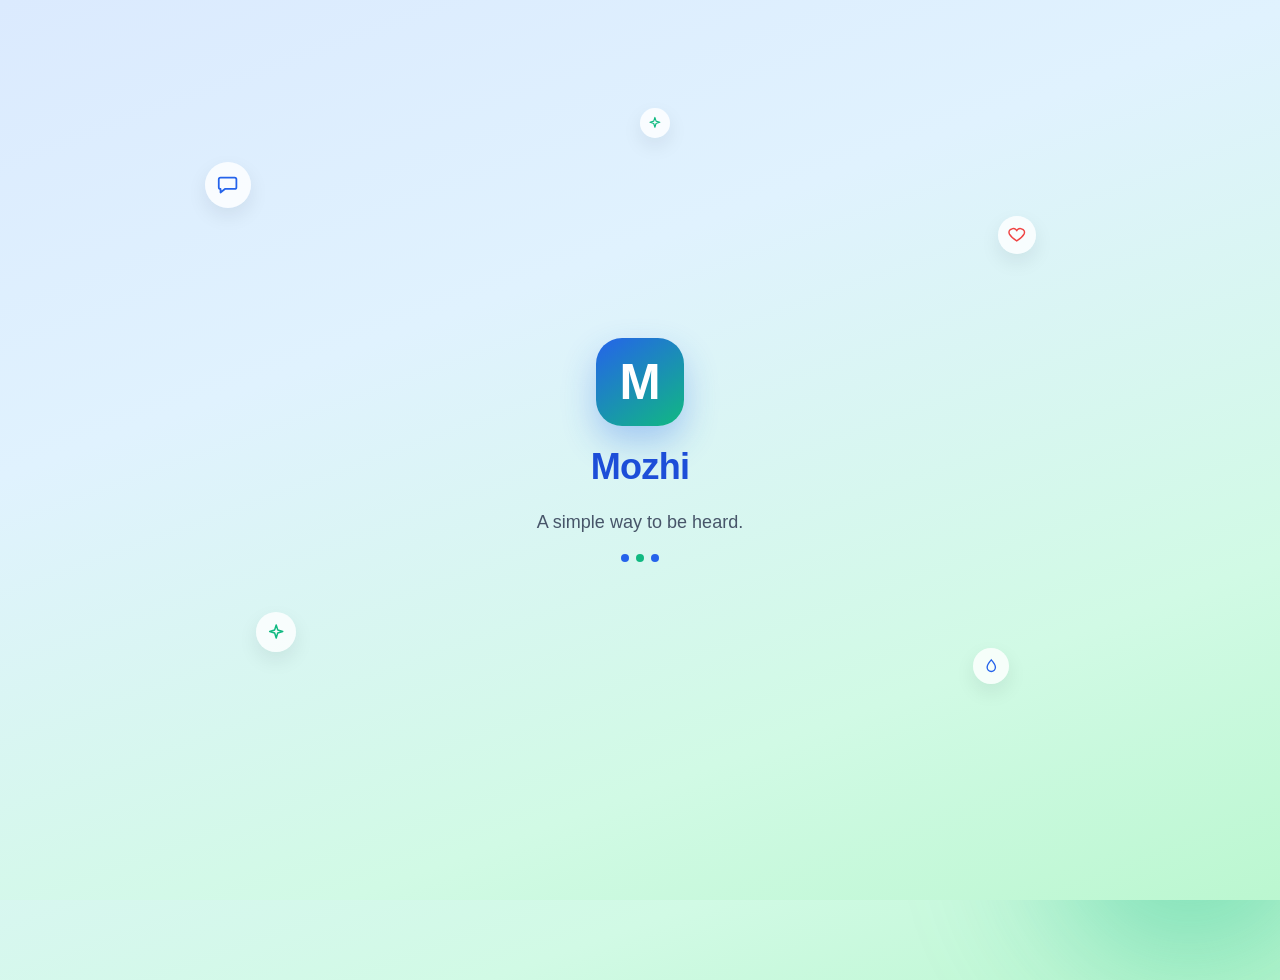
<file: index.html>
<!DOCTYPE html>
<html lang="en">
<head>
  <meta charset="UTF-8" />
  <meta name="viewport" content="width=device-width, initial-scale=1.0, maximum-scale=5.0" />
  <title>Mozhi — Welcome</title>
  <link rel="stylesheet" href="css/style.css" />
</head>
<body class="login-page">
  <script src="js/loading.js"></script>

  <div class="login-bg-blob blob-a" aria-hidden="true"></div>
  <div class="login-bg-blob blob-b" aria-hidden="true"></div>

  <div class="center-shell">
    <div class="welcome-shell">

      <div class="brand welcome-brand">
        <div class="brand-mark" aria-hidden="true">M</div>
        <div class="brand-name">Mozhi</div>
      </div>
      <p class="brand-tagline">A simple way to be heard.</p>

      <div class="welcome-card-grid">
        <button type="button" class="welcome-card welcome-card-first" id="welcome-first-time">
          <span class="welcome-card-icon welcome-card-icon-blue" aria-hidden="true">
            <svg width="30" height="30" viewBox="0 0 24 24" fill="none" stroke="currentColor" stroke-width="2" stroke-linecap="round" stroke-linejoin="round"><path d="M12 2.5 14 9l6.5 2-6.5 2-2 6.5-2-6.5L3.5 11 10 9l2-6.5Z"/></svg>
          </span>
          <span class="welcome-card-title">First Time</span>
          <span class="welcome-card-subtitle">New to Mozhi? Learn how the app works.</span>
          <span class="welcome-card-arrow" aria-hidden="true">
            <svg width="18" height="18" viewBox="0 0 24 24" fill="none" stroke="currentColor" stroke-width="2" stroke-linecap="round" stroke-linejoin="round"><polyline points="9 18 15 12 9 6"/></svg>
          </span>
        </button>

        <button type="button" class="welcome-card welcome-card-existing" id="welcome-existing-user">
          <span class="welcome-card-icon welcome-card-icon-green" aria-hidden="true">
            <svg width="30" height="30" viewBox="0 0 24 24" fill="none" stroke="currentColor" stroke-width="2" stroke-linecap="round" stroke-linejoin="round"><path d="M12.5 15.5 21 7M15.5 4 21 9.5l-4 4-3-1-2 2 2 2-2.5 2.5-4-4L4 17v3h3l2.5-2.5"/></svg>
          </span>
          <span class="welcome-card-title">Existing User</span>
          <span class="welcome-card-subtitle">Already know the app? Continue to login.</span>
          <span class="welcome-card-arrow" aria-hidden="true">
            <svg width="18" height="18" viewBox="0 0 24 24" fill="none" stroke="currentColor" stroke-width="2" stroke-linecap="round" stroke-linejoin="round"><polyline points="9 18 15 12 9 6"/></svg>
          </span>
        </button>
      </div>
    </div>
  </div>

  <script src="js/darkmode.js"></script>
  <script>
    document.addEventListener("DOMContentLoaded", () => {
      const firstTimeBtn = document.getElementById("welcome-first-time");
      const existingUserBtn = document.getElementById("welcome-existing-user");
      if (firstTimeBtn) firstTimeBtn.addEventListener("click", () => (window.location.href = "onboarding.html"));
      if (existingUserBtn) existingUserBtn.addEventListener("click", () => (window.location.href = "login.html"));
    });
  </script>
</body>
</html>
</file>
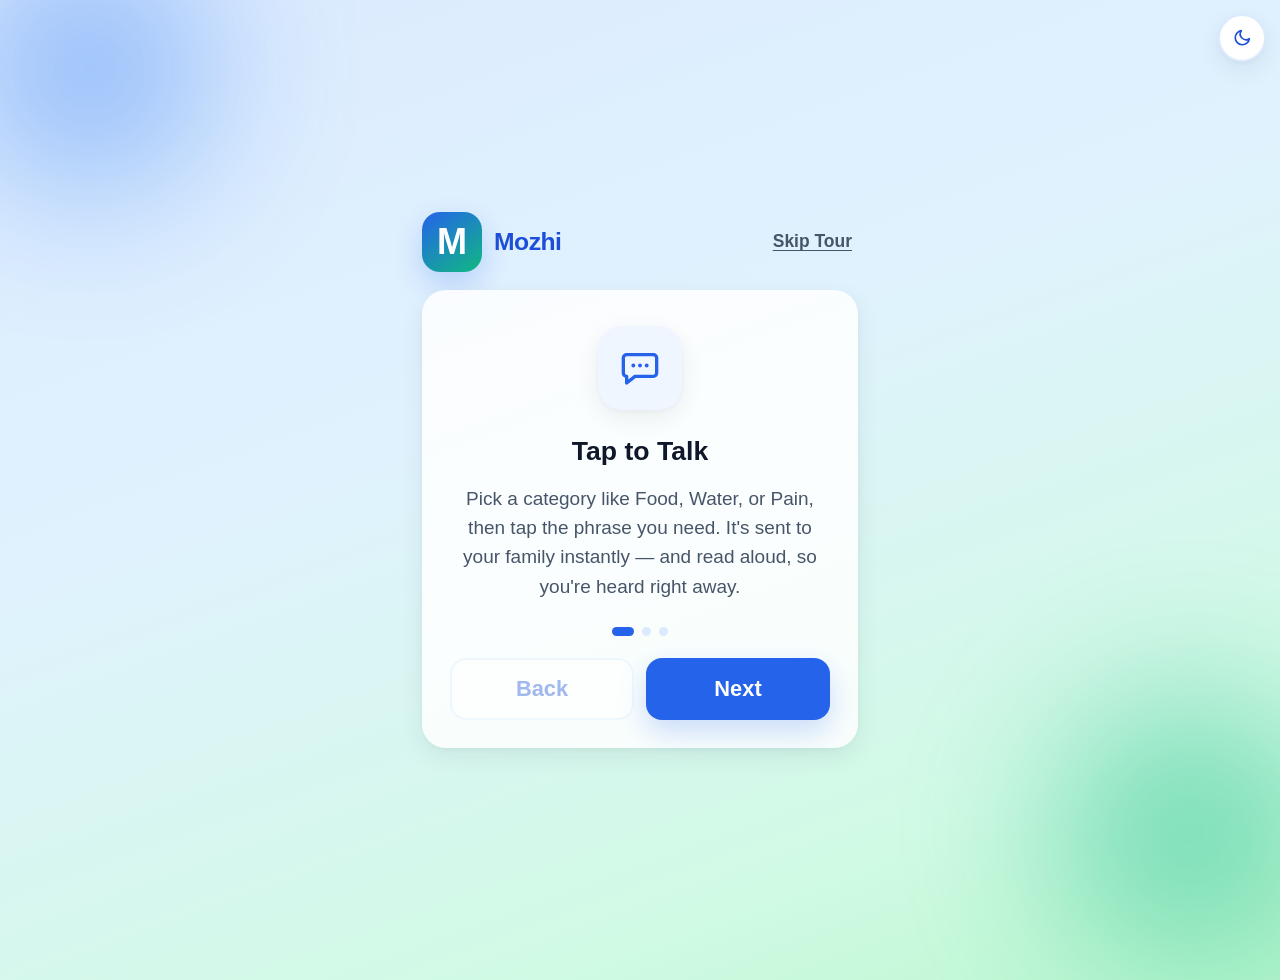
<file: onboarding.html>
<!DOCTYPE html>
<html lang="en">
<head>
  <meta charset="UTF-8" />
  <meta name="viewport" content="width=device-width, initial-scale=1.0, maximum-scale=5.0" />
  <title>Mozhi — Welcome Tour</title>
  <link rel="stylesheet" href="css/style.css" />
</head>
<body class="login-page">

  <div class="login-bg-blob blob-a" aria-hidden="true"></div>
  <div class="login-bg-blob blob-b" aria-hidden="true"></div>

  <div class="center-shell">
    <div class="onboarding-shell">

      <div class="onboarding-topbar">
        <div class="brand onboarding-brand">
          <div class="brand-mark" aria-hidden="true">M</div>
          <div class="brand-name" style="font-size:1.3rem;">Mozhi</div>
        </div>
        <button type="button" class="skip-tour-btn" id="skip-tour-btn">Skip Tour</button>
      </div>

      <div class="card onboarding-card">

        <!-- Step 1 -->
        <div class="onboarding-step active" data-step="1">
          <span class="onboarding-icon onboarding-icon-blue" aria-hidden="true">
            <svg width="40" height="40" viewBox="0 0 24 24" fill="none" stroke="currentColor" stroke-width="2" stroke-linecap="round" stroke-linejoin="round">
              <path d="M4 4h16a2 2 0 0 1 2 2v9a2 2 0 0 1-2 2H9l-5 4v-4H4a2 2 0 0 1-2-2V6a2 2 0 0 1 2-2Z" stroke-linejoin="round"/>
              <circle cx="8" cy="10.5" r="1.15" fill="currentColor" stroke="none"/>
              <circle cx="12" cy="10.5" r="1.15" fill="currentColor" stroke="none"/>
              <circle cx="16" cy="10.5" r="1.15" fill="currentColor" stroke="none"/>
            </svg>
          </span>
          <h2 class="onboarding-title">Tap to Talk</h2>
          <p class="onboarding-text">
            Pick a category like Food, Water, or Pain, then tap the phrase you need.
            It's sent to your family instantly — and read aloud, so you're heard right away.
          </p>
        </div>

        <!-- Step 2 -->
        <div class="onboarding-step" data-step="2">
          <span class="onboarding-icon onboarding-icon-green" aria-hidden="true">
            <svg width="40" height="40" viewBox="0 0 24 24" fill="none" stroke="currentColor" stroke-width="2" stroke-linecap="round" stroke-linejoin="round">
              <path d="M21 11.5a8.4 8.4 0 0 1-.9 3.8 8.5 8.5 0 0 1-7.6 4.7 8.4 8.4 0 0 1-3.8-.9L3 21l1.9-5.7a8.4 8.4 0 0 1-.9-3.8 8.5 8.5 0 0 1 4.7-7.6 8.4 8.4 0 0 1 3.8-.9h.5a8.48 8.48 0 0 1 8 8v.5Z"/>
            </svg>
          </span>
          <h2 class="onboarding-title">Family Stays Connected</h2>
          <p class="onboarding-text">
            Your family sees every message the moment you send it, right on their
            dashboard — with an instant alert whenever you tap something under Emergency.
          </p>
        </div>

        <!-- Step 3 -->
        <div class="onboarding-step" data-step="3">
          <span class="onboarding-icon onboarding-icon-blue" aria-hidden="true">
            <svg width="40" height="40" viewBox="0 0 24 24" fill="none" stroke="currentColor" stroke-width="2" stroke-linecap="round" stroke-linejoin="round">
              <path d="M4 20h15a2 2 0 0 0 2-2v-9a2 2 0 0 0-2-2h-7.4a2 2 0 0 1-1.7-.9L8.8 4.2A2 2 0 0 0 7.1 3.3H4a2 2 0 0 0-2 2v13c0 1.1.9 2 2 2Z"/>
            </svg>
          </span>
          <h2 class="onboarding-title">Made Just for You</h2>
          <p class="onboarding-text">
            Family members can add, edit, or remove phrases in any category any time,
            from Communication Categories — so the board always matches what you need to say.
          </p>
        </div>

        <div class="onboarding-dots" aria-hidden="true">
          <span class="onboarding-dot active" data-dot="1"></span>
          <span class="onboarding-dot" data-dot="2"></span>
          <span class="onboarding-dot" data-dot="3"></span>
        </div>

        <div class="onboarding-nav">
          <button type="button" class="btn btn-secondary onboarding-back-btn" id="onboarding-back" disabled>Back</button>
          <button type="button" class="btn btn-primary onboarding-next-btn" id="onboarding-next">Next</button>
        </div>
      </div>
    </div>
  </div>

  <script src="js/darkmode.js"></script>
  <script>
    document.addEventListener("DOMContentLoaded", () => {
      const steps = Array.from(document.querySelectorAll(".onboarding-step"));
      const dots = Array.from(document.querySelectorAll(".onboarding-dot"));
      const backBtn = document.getElementById("onboarding-back");
      const nextBtn = document.getElementById("onboarding-next");
      const skipBtn = document.getElementById("skip-tour-btn");
      let current = 1;
      const total = steps.length;

      function render() {
        steps.forEach((el) => el.classList.toggle("active", Number(el.dataset.step) === current));
        dots.forEach((el) => el.classList.toggle("active", Number(el.dataset.dot) === current));
        backBtn.disabled = current === 1;
        nextBtn.textContent = current === total ? "Get Started" : "Next";
      }

      backBtn.addEventListener("click", () => {
        if (current > 1) {
          current -= 1;
          render();
        }
      });

      nextBtn.addEventListener("click", () => {
        if (current < total) {
          current += 1;
          render();
          return;
        }
        // Last screen's button doubles as "Get Started"
        window.location.href = "login.html";
      });

      if (skipBtn) {
        skipBtn.addEventListener("click", () => (window.location.href = "login.html"));
      }

      render();
    });
  </script>
</body>
</html>
</file>
<file: css/style.css>
/* =========================================================
   MOZHI — shared stylesheet
   Modern healthcare theme: blue + green + white, red reserved
   strictly for emergency actions. Built for large touch
   targets and elderly / motor-impaired users: big fonts,
   high contrast, generous spacing, gentle motion.
   ========================================================= */

:root {
  /* -- Color tokens --------------------------------------- */
  --blue-700: #1d4ed8;
  --blue-600: #2563eb;   /* primary brand blue */
  --blue-500: #3b82f6;
  --blue-100: #dbeafe;
  --blue-50:  #eff6ff;
  --white:    #ffffff;
  --ink-900:  #0f172a;   /* main text */
  --ink-600:  #475569;   /* secondary text */
  --ink-300:  #cbd5e1;   /* borders */
  --red-600:  #ef4444;   /* emergency ONLY */
  --red-700:  #dc2626;
  --red-50:   #fef2f2;
  --green-600:#10b981;   /* secondary brand / success / confirmation */
  --green-700:#059669;
  --green-50: #ecfdf5;
  --green-100:#d1fae5;
  --amber-500:#f59e0b;   /* coming soon / warnings */

  /* -- Type ------------------------------------------------ */
  --font-base: "Segoe UI", Roboto, "Helvetica Neue", Arial, sans-serif;

  /* -- Spacing & shape -------------------------------------- */
  --radius-lg: 24px;
  --radius-md: 16px;
  --radius-sm: 12px;
  --shadow-card: 0 8px 24px rgba(15, 23, 42, 0.07), 0 2px 6px rgba(15, 23, 42, 0.04);
  --shadow-raised: 0 12px 28px rgba(37, 99, 235, 0.22);
  --shadow-raised-green: 0 12px 28px rgba(16, 185, 129, 0.24);

  /* -- Motion ------------------------------------------------ */
  --ease: cubic-bezier(0.4, 0, 0.2, 1);
  --ease-bounce: cubic-bezier(0.34, 1.56, 0.64, 1);
}

/* ---------------------------------------------------------
   Reset & base
   --------------------------------------------------------- */
* { box-sizing: border-box; }

html {
  /* Root size is intentionally large — everything below
     scales off this for an elderly-friendly baseline. */
  font-size: 18px;
}

body {
  margin: 0;
  min-height: 100vh;
  font-family: var(--font-base);
  color: var(--ink-900);
  background: linear-gradient(160deg, #dbeafe 0%, #e0f2fe 35%, #d1fae5 75%, #bbf7d0 100%);
  background-attachment: fixed;
  line-height: 1.5;
  -webkit-font-smoothing: antialiased;
}

@media (prefers-reduced-motion: reduce) {
  *, *::before, *::after {
    animation-duration: 0.001ms !important;
    transition-duration: 0.001ms !important;
  }
}

img { max-width: 100%; display: block; }

button, input, select {
  font-family: inherit;
  font-size: inherit;
}

a { color: var(--blue-600); }

/* Visible focus ring everywhere — critical for accessibility */
button:focus-visible,
a:focus-visible,
input:focus-visible {
  outline: 3px solid var(--blue-700);
  outline-offset: 3px;
}

/* ---------------------------------------------------------
   Layout shells
   --------------------------------------------------------- */
.app-shell {
  max-width: 720px;
  margin: 0 auto;
  padding: 24px 20px 48px;
  min-height: 100vh;
  display: flex;
  flex-direction: column;
}

.center-shell {
  display: flex;
  align-items: center;
  justify-content: center;
  min-height: 100vh;
  padding: 24px;
}

/* ---------------------------------------------------------
   Header / brand
   --------------------------------------------------------- */
.brand {
  display: flex;
  align-items: center;
  gap: 12px;
  justify-content: center;
  margin-bottom: 8px;
}

.brand-mark {
  width: 52px;
  height: 52px;
  border-radius: 16px;
  background: linear-gradient(145deg, var(--blue-600), var(--green-600));
  color: var(--white);
  display: flex;
  align-items: center;
  justify-content: center;
  font-size: 1.6rem;
  font-weight: 700;
  box-shadow: var(--shadow-raised);
}

.brand-name {
  font-size: 2rem;
  font-weight: 700;
  color: var(--blue-700);
  letter-spacing: -0.02em;
}

.brand-tagline {
  text-align: center;
  color: var(--ink-600);
  margin: 0 0 32px;
  font-size: 1.05rem;
}

.page-header {
  display: flex;
  align-items: center;
  justify-content: space-between;
  gap: 12px;
  margin-bottom: 20px;
}

.page-title {
  font-size: 1.5rem;
  font-weight: 700;
  color: var(--ink-900);
  margin: 0;
}

/* Back / icon buttons used in headers */
.icon-btn {
  width: 52px;
  height: 52px;
  min-width: 52px;
  border-radius: 14px;
  border: 2px solid var(--blue-100);
  background: var(--white);
  color: var(--blue-700);
  font-size: 1.4rem;
  display: flex;
  align-items: center;
  justify-content: center;
  cursor: pointer;
  box-shadow: var(--shadow-card);
  transition: background 0.2s var(--ease), transform 0.15s var(--ease-bounce), box-shadow 0.2s var(--ease);
}
.icon-btn:hover { background: var(--blue-50); transform: translateY(-1px); box-shadow: var(--shadow-raised); }
.icon-btn:active { transform: scale(0.94); }

/* ---------------------------------------------------------
   Cards
   --------------------------------------------------------- */
.card {
  background: var(--white);
  border-radius: var(--radius-lg);
  box-shadow: var(--shadow-card);
  padding: 24px;
  margin-bottom: 20px;
  transition: box-shadow 0.25s var(--ease), transform 0.25s var(--ease);
}

.card-title {
  font-size: 1.1rem;
  font-weight: 700;
  margin: 0 0 14px;
  color: var(--ink-900);
}

/* ---------------------------------------------------------
   Login page
   --------------------------------------------------------- */
.login-tabs {
  display: grid;
  grid-template-columns: 1fr 1fr;
  gap: 10px;
  background: var(--blue-50);
  padding: 6px;
  border-radius: var(--radius-md);
  margin-bottom: 24px;
}

.login-tab {
  border: none;
  background: transparent;
  padding: 14px 10px;
  font-size: 1.05rem;
  font-weight: 600;
  color: var(--ink-600);
  border-radius: var(--radius-sm);
  cursor: pointer;
  min-height: 56px;
  transition: background 0.2s var(--ease), color 0.2s var(--ease), box-shadow 0.2s var(--ease);
}

.login-tab.active {
  background: var(--white);
  color: var(--blue-700);
  box-shadow: var(--shadow-card);
}

.login-panel { display: none; }
.login-panel.active { display: block; animation: fade-in 0.3s var(--ease); }

.field {
  margin-bottom: 18px;
}

.field label {
  display: block;
  font-weight: 600;
  margin-bottom: 8px;
  color: var(--ink-900);
}

.field input {
  width: 100%;
  min-height: 56px;
  padding: 14px 16px;
  border-radius: var(--radius-sm);
  border: 2px solid var(--ink-300);
  background: var(--white);
  font-size: 1.05rem;
  transition: border-color 0.2s var(--ease), box-shadow 0.2s var(--ease);
}

.field input:focus {
  border-color: var(--blue-600);
  box-shadow: 0 0 0 4px rgba(37, 99, 235, 0.12);
  outline: none;
}

.field-hint {
  font-size: 0.9rem;
  color: var(--ink-600);
  margin-top: 6px;
}

.form-message {
  min-height: 24px;
  font-size: 0.95rem;
  color: var(--red-700);
  margin: -4px 0 12px;
}
.form-message.success { color: var(--green-700); }

/* ---------------------------------------------------------
   Buttons
   --------------------------------------------------------- */
.btn {
  display: inline-flex;
  align-items: center;
  justify-content: center;
  gap: 10px;
  width: 100%;
  min-height: 60px;
  padding: 16px 24px;
  font-size: 1.15rem;
  font-weight: 700;
  border-radius: var(--radius-md);
  border: 2px solid transparent;
  cursor: pointer;
  transition: transform 0.15s var(--ease-bounce), box-shadow 0.25s var(--ease), background 0.2s var(--ease);
}

.btn:active { transform: scale(0.97); }

.btn-primary {
  background: var(--blue-600);
  color: var(--white);
  box-shadow: var(--shadow-raised);
}
.btn-primary:hover { background: var(--blue-700); transform: translateY(-1px); }

.btn-secondary {
  background: var(--white);
  color: var(--blue-700);
  border-color: var(--blue-100);
}
.btn-secondary:hover { background: var(--blue-50); }

.btn-outline {
  background: transparent;
  color: var(--ink-600);
  border-color: var(--ink-300);
}
.btn-outline:hover { background: var(--blue-50); border-color: var(--blue-500); color: var(--blue-700); }

.btn-danger {
  background: var(--red-50);
  color: var(--red-700);
  border-color: #fecaca;
}
.btn-danger:hover { background: #fee2e2; }

.btn:disabled {
  opacity: 0.55;
  cursor: not-allowed;
  transform: none;
}

/* The big centerpiece "Communicate" button on patient home */
.btn-hero {
  width: 100%;
  min-height: 180px;
  border-radius: 28px;
  background: linear-gradient(145deg, var(--blue-600), var(--green-600));
  color: var(--white);
  border: none;
  display: flex;
  flex-direction: column;
  align-items: center;
  justify-content: center;
  gap: 10px;
  cursor: pointer;
  box-shadow: var(--shadow-raised);
  transition: transform 0.25s var(--ease), box-shadow 0.25s var(--ease);
}
.btn-hero:hover { transform: translateY(-3px); box-shadow: 0 18px 36px rgba(37,99,235,0.3); }
.btn-hero:active { transform: scale(0.98); }
.btn-hero .hero-icon { font-size: 3.2rem; line-height: 1; }
.btn-hero .hero-label { font-size: 1.5rem; font-weight: 700; }

.btn-hero.secondary {
  min-height: 110px;
  background: var(--white);
  color: var(--blue-700);
  border: 2px solid var(--blue-100);
  box-shadow: var(--shadow-card);
  margin-top: 20px;
  position: relative;
}
.btn-hero.secondary:hover { transform: translateY(-2px); box-shadow: var(--shadow-raised); }
.btn-hero.secondary .hero-icon { font-size: 2.2rem; }
.btn-hero.secondary .hero-label { font-size: 1.2rem; }

.badge-soon {
  position: absolute;
  top: 14px;
  right: 14px;
  background: var(--amber-500);
  color: var(--white);
  font-size: 0.72rem;
  font-weight: 700;
  padding: 4px 10px;
  border-radius: 999px;
  letter-spacing: 0.02em;
}

/* ---------------------------------------------------------
   Category grid (communicate page)
   --------------------------------------------------------- */
.category-grid {
  display: grid;
  grid-template-columns: repeat(2, 1fr);
  gap: 16px;
}

.category-tile {
  background: var(--white);
  border: 2px solid var(--blue-100);
  border-radius: var(--radius-lg);
  min-height: 140px;
  display: flex;
  flex-direction: column;
  align-items: center;
  justify-content: center;
  gap: 10px;
  cursor: pointer;
  box-shadow: var(--shadow-card);
  transition: transform 0.2s var(--ease-bounce), box-shadow 0.25s var(--ease), border-color 0.2s var(--ease);
}
.category-tile:hover {
  border-color: var(--blue-500);
  box-shadow: var(--shadow-raised);
  transform: translateY(-3px);
}
.category-tile:active { transform: scale(0.96); }
.category-tile .tile-icon { font-size: 2.6rem; }
.category-tile .tile-label { font-size: 1.15rem; font-weight: 700; color: var(--ink-900); }

.category-tile.emergency {
  background: var(--red-50);
  border-color: #fecaca;
}
.category-tile.emergency:hover {
  border-color: var(--red-600);
  box-shadow: 0 14px 30px rgba(239, 68, 68, 0.22);
}
.category-tile.emergency .tile-label { color: var(--red-700); }

/* ---------------------------------------------------------
   Phrase list (inside a category)
   --------------------------------------------------------- */
.phrase-list {
  display: flex;
  flex-direction: column;
  gap: 14px;
}

.phrase-btn {
  width: 100%;
  min-height: 76px;
  background: var(--white);
  border: 2px solid var(--blue-100);
  border-radius: var(--radius-md);
  display: flex;
  align-items: center;
  gap: 16px;
  padding: 14px 20px;
  font-size: 1.15rem;
  font-weight: 600;
  color: var(--ink-900);
  text-align: left;
  cursor: pointer;
  box-shadow: var(--shadow-card);
  transition: transform 0.15s var(--ease), background 0.2s var(--ease), box-shadow 0.2s var(--ease);
}
.phrase-btn:hover { background: var(--blue-50); box-shadow: var(--shadow-raised); }
.phrase-btn:active { transform: scale(0.98); background: var(--blue-100); }
.phrase-btn .phrase-emoji { font-size: 1.8rem; flex-shrink: 0; }

.phrase-btn.sending { opacity: 0.7; pointer-events: none; }

/* ---------------------------------------------------------
   Confirmation toast ("Message Sent")
   --------------------------------------------------------- */
.toast {
  position: fixed;
  left: 50%;
  bottom: 32px;
  transform: translate(-50%, 20px);
  background: var(--green-600);
  color: var(--white);
  font-weight: 700;
  font-size: 1.1rem;
  padding: 16px 28px;
  border-radius: 999px;
  box-shadow: 0 12px 28px rgba(16, 185, 129, 0.35);
  display: flex;
  align-items: center;
  gap: 10px;
  opacity: 0;
  pointer-events: none;
  transition: opacity 0.3s var(--ease), transform 0.3s var(--ease-bounce);
  z-index: 50;
}
.toast.show {
  opacity: 1;
  transform: translate(-50%, 0);
}
.toast.error { background: var(--red-600); box-shadow: 0 12px 28px rgba(239,68,68,0.35); }

/* ---------------------------------------------------------
   Family dashboard: overview card
   --------------------------------------------------------- */
.overview-row {
  display: flex;
  align-items: center;
  justify-content: space-between;
  padding: 14px 0;
  border-bottom: 1px solid var(--blue-50);
}
.overview-row:last-child { border-bottom: none; }
.overview-label {
  color: var(--ink-600);
  font-size: 0.98rem;
  display: flex;
  align-items: center;
  gap: 8px;
}
.overview-value {
  font-weight: 700;
  color: var(--ink-900);
  text-align: right;
}

.alert-pill {
  display: inline-flex;
  align-items: center;
  gap: 6px;
  background: var(--red-50);
  color: var(--red-700);
  font-weight: 700;
  font-size: 0.85rem;
  padding: 4px 12px;
  border-radius: 999px;
}

.empty-state {
  text-align: center;
  color: var(--ink-600);
  padding: 24px 12px;
  font-size: 0.98rem;
}

/* ---------------------------------------------------------
   Category management (family)
   --------------------------------------------------------- */
.manage-category-select {
  display: flex;
  gap: 10px;
  overflow-x: auto;
  padding-bottom: 6px;
  margin-bottom: 20px;
  -webkit-overflow-scrolling: touch;
}
.manage-category-select::-webkit-scrollbar { height: 6px; }

.chip {
  flex-shrink: 0;
  border: 2px solid var(--blue-100);
  background: var(--white);
  color: var(--ink-600);
  border-radius: 999px;
  padding: 10px 18px;
  font-weight: 600;
  font-size: 0.98rem;
  cursor: pointer;
  transition: all 0.2s var(--ease);
  min-height: 48px;
}
.chip:hover { border-color: var(--blue-500); }
.chip.active {
  background: var(--blue-600);
  color: var(--white);
  border-color: var(--blue-600);
  box-shadow: var(--shadow-raised);
}

.manage-row {
  display: flex;
  align-items: center;
  gap: 12px;
  background: var(--white);
  border: 2px solid var(--blue-50);
  border-radius: var(--radius-md);
  padding: 14px 16px;
  margin-bottom: 12px;
  box-shadow: var(--shadow-card);
  transition: box-shadow 0.2s var(--ease), transform 0.2s var(--ease);
}
.manage-row:hover { box-shadow: var(--shadow-raised); transform: translateY(-1px); }
.manage-row-text {
  flex: 1;
  font-size: 1.05rem;
  font-weight: 600;
}
.manage-row-actions {
  display: flex;
  gap: 8px;
}
.manage-row-actions button {
  width: 44px;
  height: 44px;
  border-radius: 10px;
  border: 2px solid var(--ink-300);
  background: var(--white);
  cursor: pointer;
  font-size: 1.1rem;
  display: flex;
  align-items: center;
  justify-content: center;
  transition: background 0.2s var(--ease), transform 0.15s var(--ease-bounce);
}
.manage-row-actions button:hover { background: var(--blue-50); transform: translateY(-1px); }
.manage-row-actions .delete-btn:hover { background: var(--red-50); border-color: #fecaca; }

.add-phrase-form {
  display: flex;
  gap: 10px;
  margin-bottom: 24px;
}
.add-phrase-form input { flex: 1; }

/* Inline edit input replaces text when editing a phrase */
.manage-row input.edit-input {
  flex: 1;
  min-height: 44px;
  padding: 10px 12px;
  border-radius: var(--radius-sm);
  border: 2px solid var(--blue-500);
  font-size: 1.05rem;
}

/* ---------------------------------------------------------
   Loading / spinner
   --------------------------------------------------------- */
.spinner {
  width: 28px;
  height: 28px;
  border: 3px solid var(--blue-100);
  border-top-color: var(--blue-600);
  border-radius: 50%;
  animation: spin 0.8s linear infinite;
  margin: 0 auto;
}
.loading-wrap { display: flex; justify-content: center; padding: 40px 0; }

/* ---------------------------------------------------------
   Coming soon overlay
   --------------------------------------------------------- */
.coming-soon-note {
  text-align: center;
  color: var(--ink-600);
  font-size: 0.95rem;
  margin-top: 6px;
}

/* ---------------------------------------------------------
   Animations
   --------------------------------------------------------- */
@keyframes fade-in {
  from { opacity: 0; transform: translateY(6px); }
  to { opacity: 1; transform: translateY(0); }
}
@keyframes spin {
  to { transform: rotate(360deg); }
}
@keyframes pop-in {
  0% { transform: scale(0.94); opacity: 0; }
  100% { transform: scale(1); opacity: 1; }
}

.card, .category-tile, .btn-hero { animation: pop-in 0.4s var(--ease-bounce); }

/* ---------------------------------------------------------
   Utility
   --------------------------------------------------------- */
.text-center { text-align: center; }
.mt-8 { margin-top: 8px; }
.mt-16 { margin-top: 16px; }
.mt-24 { margin-top: 24px; }
.stack-8 > * + * { margin-top: 8px; }
.small-note { font-size: 0.88rem; color: var(--ink-600); }
.logout-link {
  background: none;
  border: none;
  color: var(--ink-600);
  font-size: 0.95rem;
  text-decoration: underline;
  cursor: pointer;
  padding: 10px;
  transition: color 0.2s var(--ease);
}
.logout-link:hover { color: var(--red-700); }

/* ---------------------------------------------------------
   Login page redesign
   Everything below is scoped to body.login-page (used on
   index.html, login.html, and onboarding.html) or is a class
   only ever used on those pages, so it can't leak into the
   dashboard / communicate / manage pages, which still use the
   shared .card, .brand, .center-shell rules above untouched.
   --------------------------------------------------------- */
.login-page {
  position: relative;
  overflow-x: hidden;
  background: linear-gradient(160deg, #dbeafe 0%, #e0f2fe 40%, #d1fae5 80%, #bbf7d0 100%);
}

/* soft floating color blobs behind the card for depth */
.login-bg-blob {
  position: fixed;
  border-radius: 50%;
  filter: blur(60px);
  z-index: 0;
  pointer-events: none;
  opacity: 0.55;
}
.login-bg-blob.blob-a {
  width: 380px;
  height: 380px;
  top: -120px;
  left: -100px;
  background: radial-gradient(circle, var(--blue-500), transparent 70%);
  animation: blob-float 12s ease-in-out infinite;
}
.login-bg-blob.blob-b {
  width: 420px;
  height: 420px;
  bottom: -140px;
  right: -120px;
  background: radial-gradient(circle, var(--green-600), transparent 70%);
  animation: blob-float 14s ease-in-out infinite reverse;
}
@keyframes blob-float {
  0%, 100% { transform: translate(0, 0) scale(1); }
  50% { transform: translate(20px, -24px) scale(1.06); }
}

.login-page .center-shell { position: relative; z-index: 1; }

.login-page .brand-mark {
  width: 60px;
  height: 60px;
  border-radius: 18px;
  font-size: 1.9rem;
  animation: pop-in 0.5s var(--ease-bounce);
}
.login-page .brand-name { font-size: 2.1rem; }
.login-page .brand-tagline {
  font-weight: 500;
  color: var(--ink-600);
  margin-bottom: 28px;
}

/* -- Glassmorphism card ----------------------------------- */
.login-glass-card {
  background: rgba(255, 255, 255, 0.72);
  backdrop-filter: blur(20px) saturate(160%);
  -webkit-backdrop-filter: blur(20px) saturate(160%);
  border: 1px solid rgba(255, 255, 255, 0.6);
  border-radius: 28px;
  box-shadow: 0 20px 50px rgba(15, 23, 42, 0.12), 0 4px 16px rgba(15, 23, 42, 0.06);
  padding: 30px 26px;
  animation: pop-in 0.45s var(--ease-bounce);
}

.login-section-label {
  font-size: 0.92rem;
  font-weight: 700;
  color: var(--ink-600);
  margin: 0 0 12px;
}

/* -- Role select cards (still .login-tab so auth.js's
      querySelectorAll(".login-tab") / data-tab logic and
      the active-toggle click handler work unmodified) --- */
.role-select {
  grid-template-columns: 1fr 1fr;
  gap: 12px;
  background: transparent;
  padding: 0;
  border-radius: 0;
  margin-bottom: 26px;
}

.login-tab.role-card {
  display: flex;
  flex-direction: column;
  align-items: center;
  justify-content: center;
  gap: 6px;
  min-height: 116px;
  padding: 18px 12px;
  background: rgba(255, 255, 255, 0.65);
  border: 2px solid var(--blue-100);
  border-radius: var(--radius-md);
  box-shadow: 0 2px 10px rgba(15, 23, 42, 0.04);
  transition: border-color 0.2s var(--ease), background 0.2s var(--ease), box-shadow 0.2s var(--ease), transform 0.2s var(--ease-bounce);
}
.login-tab.role-card:hover { transform: translateY(-2px); border-color: var(--blue-500); }

.login-tab.role-card.active {
  background: var(--white);
  border-color: var(--blue-600);
  box-shadow: var(--shadow-raised);
}

.role-icon {
  width: 42px;
  height: 42px;
  border-radius: 12px;
  display: flex;
  align-items: center;
  justify-content: center;
  margin-bottom: 2px;
}
.role-icon-blue { background: var(--blue-50); color: var(--blue-600); }
.role-icon-green { background: var(--green-50); color: var(--green-700); }

.login-tab.role-card.active .role-icon-blue { background: var(--blue-600); color: var(--white); }
.login-tab.role-card.active .role-icon-green { background: var(--green-600); color: var(--white); }

.role-title {
  font-size: 1rem;
  font-weight: 700;
  color: var(--ink-900);
}
.role-subtitle {
  font-size: 0.76rem;
  font-weight: 500;
  color: var(--ink-600);
  text-align: center;
  line-height: 1.3;
}

/* -- Inputs with leading icon (+ trailing eye toggle) ----- */
.login-page .field label {
  font-size: 0.92rem;
  color: var(--ink-600);
  font-weight: 600;
  margin-bottom: 6px;
}

.input-icon-wrap {
  position: relative;
  display: flex;
  align-items: center;
}

.input-icon {
  position: absolute;
  left: 14px;
  display: flex;
  color: var(--ink-600);
  pointer-events: none;
}

.login-page .field input {
  width: 100%;
  min-height: 54px;
  padding: 12px 16px 12px 44px;
  border-radius: 14px;
  border: 2px solid var(--blue-100);
  background: rgba(255, 255, 255, 0.8);
  font-size: 1rem;
  transition: border-color 0.2s var(--ease), box-shadow 0.2s var(--ease), background 0.2s var(--ease);
}
.login-page .field input:focus {
  border-color: var(--blue-600);
  background: var(--white);
  box-shadow: 0 0 0 4px rgba(37, 99, 235, 0.14);
}
.login-page #patient-password,
.login-page #family-password {
  padding-right: 46px;
}

.password-toggle {
  position: absolute;
  right: 10px;
  width: 34px;
  height: 34px;
  display: flex;
  align-items: center;
  justify-content: center;
  border: none;
  background: transparent;
  color: var(--ink-300);
  border-radius: 10px;
  cursor: pointer;
  transition: color 0.2s var(--ease), background 0.2s var(--ease);
}
.password-toggle:hover { background: var(--blue-50); color: var(--ink-600); }
.password-toggle.is-visible { color: var(--blue-600); }

/* -- Submit + footnotes ------------------------------------ */
.login-submit {
  border-radius: 16px;
  background: linear-gradient(135deg, var(--blue-600), var(--blue-700));
  letter-spacing: 0.01em;
}
.login-submit:hover { background: linear-gradient(135deg, var(--blue-700), var(--blue-600)); }

.login-footnote {
  margin-top: 18px;
  margin-bottom: 0;
  color: var(--ink-600);
}

.login-session-note {
  display: flex;
  align-items: center;
  justify-content: center;
  gap: 8px;
  margin: 18px auto 0;
  padding: 10px 18px;
  max-width: fit-content;
  font-size: 0.85rem;
  font-weight: 600;
  color: var(--blue-700);
  background: var(--blue-50);
  border: 1px solid var(--blue-100);
  border-radius: 999px;
}
.login-session-note svg { flex-shrink: 0; }

@media (max-width: 380px) {
  .login-glass-card { padding: 24px 18px; }
  .login-tab.role-card { min-height: 104px; padding: 14px 8px; }
  .role-title { font-size: 0.92rem; }
  .role-subtitle { font-size: 0.7rem; }
}

/* ---------------------------------------------------------
   Responsive breakpoints
   --------------------------------------------------------- */
@media (min-width: 640px) {
  html { font-size: 19px; }
  .category-grid { grid-template-columns: repeat(3, 1fr); }
}

@media (max-width: 380px) {
  html { font-size: 16.5px; }
  .app-shell { padding: 18px 14px 40px; }
  .category-grid { gap: 12px; }
}

/* ---------------------------------------------------------
   Login page (redesign)
   Centered glassmorphism card with role-selector cards.
   Reuses .login-tabs / .login-tab / .login-panel so the
   existing tab-switching logic in js/auth.js needs no changes.
   --------------------------------------------------------- */
.login-page {
  min-height: 100vh;
  width: 100%;
  display: flex;
  align-items: center;
  justify-content: center;
  padding: 40px 20px;
}

.login-wrap {
  width: 100%;
  max-width: 440px;
}

.brand-login {
  margin-bottom: 10px;
}
.brand-login .brand-mark {
  margin: 0 auto;
  width: 60px;
  height: 60px;
  border-radius: 18px;
  font-size: 1.8rem;
}

.brand-name-login {
  text-align: center;
  font-size: 2.1rem;
  font-weight: 800;
  color: var(--blue-700);
  letter-spacing: -0.02em;
  margin: 6px 0 2px;
}

.brand-tagline-login {
  text-align: center;
  color: var(--ink-600);
  margin: 0 0 28px;
  font-size: 1rem;
}

/* -- Glass card ------------------------------------------- */
.login-card {
  padding: 32px 28px 28px;
  border-radius: 28px;
}

.glass-card {
  background: rgba(255, 255, 255, 0.62);
  backdrop-filter: blur(24px) saturate(160%);
  -webkit-backdrop-filter: blur(24px) saturate(160%);
  border: 1px solid rgba(255, 255, 255, 0.75);
  box-shadow:
    0 24px 60px rgba(37, 99, 235, 0.16),
    0 6px 20px rgba(16, 185, 129, 0.08);
}

.login-card-label {
  font-weight: 700;
  font-size: 0.92rem;
  color: var(--ink-600);
  margin: 0 0 12px;
}

/* -- Role selector (Patient / Family) ---------------------- */
.role-select {
  display: grid;
  grid-template-columns: 1fr 1fr;
  gap: 12px;
  background: transparent;
  padding: 0;
  margin-bottom: 26px;
}

.role-option {
  display: flex;
  flex-direction: column;
  align-items: center;
  justify-content: center;
  gap: 5px;
  min-height: 104px;
  padding: 16px 8px 14px;
  border-radius: var(--radius-md);
  border: 2px solid var(--blue-100);
  background: rgba(255, 255, 255, 0.75);
  color: var(--ink-600);
  cursor: pointer;
  text-align: center;
  transition: border-color 0.25s var(--ease), background 0.25s var(--ease),
    box-shadow 0.25s var(--ease), transform 0.2s var(--ease-bounce);
}

.role-option:hover {
  transform: translateY(-2px);
  box-shadow: var(--shadow-card);
}
.role-option:active { transform: scale(0.97); }

.role-option .role-icon {
  width: 38px;
  height: 38px;
  border-radius: 50%;
  display: flex;
  align-items: center;
  justify-content: center;
  font-size: 1.2rem;
  background: var(--blue-50);
  color: var(--blue-700);
  transition: background 0.25s var(--ease), color 0.25s var(--ease);
}

.role-option .role-title {
  font-weight: 700;
  font-size: 1rem;
  color: var(--ink-900);
}

.role-option .role-subtitle {
  font-size: 0.74rem;
  line-height: 1.3;
  color: var(--ink-600);
}

.role-option.active {
  border-color: var(--blue-600);
  background: var(--blue-50);
  box-shadow: var(--shadow-raised);
}
.role-option.active .role-icon {
  background: var(--blue-600);
  color: var(--white);
}

/* Family card picks up the secondary green brand color when selected */
.role-option-family.active {
  border-color: var(--green-600);
  background: var(--green-50);
  box-shadow: var(--shadow-raised-green);
}
.role-option-family.active .role-icon {
  background: var(--green-600);
  color: var(--white);
}

/* -- Icon-prefixed inputs ----------------------------------- */
.input-icon-wrap {
  position: relative;
  display: flex;
  align-items: center;
}
.input-icon-wrap .input-icon {
  position: absolute;
  left: 16px;
  font-size: 1.05rem;
  opacity: 0.75;
  pointer-events: none;
}
.input-icon-wrap input {
  padding-left: 46px;
  border-radius: var(--radius-sm);
  background: rgba(255, 255, 255, 0.9);
}

.login-footnote {
  margin-top: 22px;
  line-height: 1.55;
  padding: 0 8px;
}

@media (max-width: 380px) {
  .login-card { padding: 26px 20px 22px; }
  .role-option { min-height: 96px; padding: 14px 6px 12px; }
}

/* ---------------------------------------------------------
   Create Account (Sign Up)
   Appended without touching any rule above — the sign-in
   form, role cards, and inputs keep the exact styling they
   already had.
   --------------------------------------------------------- */
.auth-toggle { margin: 8px 0 0; }

.link-btn {
  background: none;
  border: none;
  color: var(--blue-700);
  font-weight: 700;
  font-size: 0.92rem;
  cursor: pointer;
  text-decoration: underline;
  padding: 6px;
  border-radius: var(--radius-sm);
  transition: color 0.2s var(--ease);
}
.link-btn:hover { color: var(--green-700); }

.signup-form { animation: fade-in 0.3s var(--ease); }
.signup-form[hidden] { display: none; }

/* ---------------------------------------------------------
   Patient Dashboard redesign
   Scoped to .patient-home (only patient-dashboard.html uses
   it) plus the .btn-hero rules it relies on. Functionality
   (ids, onclick handlers) is untouched — this is visuals only.
   --------------------------------------------------------- */
.patient-home {
  display: flex;
  flex-direction: column;
}

.greeting-block {
  text-align: center;
  margin: 18px 0 0;
}

.greeting-wave {
  display: inline-block;
  font-size: 2.3rem;
  line-height: 1;
  margin-bottom: 8px;
  animation: wave 2.6s ease-in-out infinite;
  transform-origin: 70% 70%;
}

.greeting-title {
  margin: 0;
  font-size: 1.65rem;
}

.greeting-subtitle {
  margin: 8px 0 0;
}

.hero-stage {
  flex: 1;
  display: flex;
  flex-direction: column;
  align-items: center;
  justify-content: center;
  gap: 0;
  padding: 24px 0 12px;
}

/* Communicate button: large circular blue-green gradient,
   centered, with a soft breathing halo to draw the eye. */
.btn-hero {
  width: 250px;
  height: 250px;
  max-width: 66vw;
  max-height: 66vw;
  margin: 0 auto;
  border-radius: 50%;
  background: linear-gradient(145deg, var(--blue-600), var(--green-600));
  color: var(--white);
  border: none;
  display: flex;
  flex-direction: column;
  align-items: center;
  justify-content: center;
  gap: 12px;
  cursor: pointer;
  box-shadow: 0 20px 46px rgba(16, 185, 129, 0.3), 0 8px 22px rgba(37, 99, 235, 0.22);
  transition: transform 0.25s var(--ease), box-shadow 0.25s var(--ease);
  position: relative;
}
.btn-hero::before {
  content: "";
  position: absolute;
  inset: -12px;
  border-radius: 50%;
  border: 2px solid var(--green-600);
  opacity: 0.45;
  animation: breathe 2.6s var(--ease) infinite;
}
.btn-hero:hover { transform: translateY(-4px) scale(1.02); box-shadow: 0 26px 56px rgba(16, 185, 129, 0.36), 0 10px 26px rgba(37, 99, 235, 0.26); }
.btn-hero:active { transform: scale(0.97); }
.btn-hero .hero-icon {
  width: 80px;
  height: 80px;
  border-radius: 50%;
  background: rgba(255, 255, 255, 0.2);
  display: flex;
  align-items: center;
  justify-content: center;
  color: var(--white);
}
.btn-hero .hero-label {
  font-size: 1.3rem;
  font-weight: 800;
  letter-spacing: 0.03em;
  text-transform: uppercase;
}

/* Rehabilitation stays a full-width rectangular card, not
   circular — override the base .btn-hero sizing above. */
.btn-hero.secondary {
  width: 100%;
  max-width: none;
  max-height: none;
  height: auto;
  min-height: 104px;
  border-radius: var(--radius-lg);
  flex-direction: row;
  justify-content: flex-start;
  gap: 16px;
  padding: 18px 22px;
  background: var(--white);
  color: var(--ink-900);
  border: 2px solid var(--blue-100);
  box-shadow: var(--shadow-card);
  margin: 28px auto 0;
}
.btn-hero.secondary::before { display: none; }
.btn-hero.secondary:hover { transform: translateY(-2px); box-shadow: var(--shadow-raised); }
.btn-hero.secondary .hero-icon {
  width: 56px;
  height: 56px;
  background: var(--blue-50);
  color: var(--blue-700);
  font-size: 1.7rem;
}
.btn-hero.secondary .hero-label {
  font-size: 1.15rem;
  font-weight: 700;
  text-transform: none;
  letter-spacing: normal;
  color: var(--ink-900);
}

@keyframes wave {
  0%, 100% { transform: rotate(0deg); }
  20% { transform: rotate(14deg); }
  40% { transform: rotate(-8deg); }
  60% { transform: rotate(10deg); }
}
@keyframes breathe {
  0%, 100% { transform: scale(1); opacity: 0.45; }
  50% { transform: scale(1.07); opacity: 0.1; }
}

@media (max-width: 380px) {
  .btn-hero { width: 210px; height: 210px; }
  .greeting-title { font-size: 1.4rem; }
}

/* ---------------------------------------------------------
   Communication Categories — icon-card redesign
   Overrides the earlier .manage-category-select / .chip
   rules further up the file (later rules win). The JS still
   only toggles the "chip"/"active" classes and data-cat
   attribute, so none of category-management.js's logic
   needed to change beyond the inner markup template.
   --------------------------------------------------------- */
:root {
  --cyan-600: #06aed4;
  --cyan-50:  #e5f9fc;
  --purple-600: #7c5cff;
  --purple-50:  #f0ecff;
  --indigo-600: #4f46e5;
  --indigo-50:  #eef0ff;
  --amber-50: #fff7e6;
}

.manage-category-select {
  display: grid;
  grid-template-columns: repeat(4, 1fr);
  gap: 12px;
  overflow: visible;
  padding: 2px 0 6px;
  margin-bottom: 26px;
}

.chip {
  flex-shrink: initial;
  display: flex;
  flex-direction: column;
  align-items: center;
  justify-content: center;
  gap: 8px;
  min-height: 96px;
  border: 2px solid var(--blue-100);
  background: var(--white);
  border-radius: var(--radius-lg);
  padding: 14px 6px;
  cursor: pointer;
  box-shadow: var(--shadow-card);
  transition: transform 0.2s var(--ease-bounce), box-shadow 0.25s var(--ease), border-color 0.2s var(--ease), background 0.2s var(--ease);
}
.chip:hover { transform: translateY(-3px); box-shadow: var(--shadow-raised); border-color: var(--blue-500); }
.chip:active { transform: scale(0.96); }

.chip-icon {
  width: 42px;
  height: 42px;
  border-radius: 50%;
  display: flex;
  align-items: center;
  justify-content: center;
  font-size: 1.3rem;
  background: var(--blue-50);
  transition: background 0.2s var(--ease), transform 0.2s var(--ease);
}
.chip-label {
  font-size: 0.84rem;
  font-weight: 700;
  color: var(--ink-900);
  text-align: center;
  line-height: 1.2;
}

.chip.active { background: var(--blue-50); border-color: var(--blue-600); box-shadow: var(--shadow-raised); }
.chip.active .chip-icon { transform: scale(1.08); }

/* Color each category's icon circle — order follows
   CATEGORIES in supabase-client.js: food, water, washroom,
   medicine, pain, sleep, emergency. */
.chip:nth-child(1) .chip-icon { background: var(--blue-50); }
.chip:nth-child(1).active { border-color: var(--blue-600); }
.chip:nth-child(1).active .chip-icon { background: var(--blue-600); }

.chip:nth-child(2) .chip-icon { background: var(--cyan-50); }
.chip:nth-child(2).active { border-color: var(--cyan-600); }
.chip:nth-child(2).active .chip-icon { background: var(--cyan-600); }

.chip:nth-child(3) .chip-icon { background: var(--green-50); }
.chip:nth-child(3).active { border-color: var(--green-600); }
.chip:nth-child(3).active .chip-icon { background: var(--green-600); }

.chip:nth-child(4) .chip-icon { background: var(--purple-50); }
.chip:nth-child(4).active { border-color: var(--purple-600); }
.chip:nth-child(4).active .chip-icon { background: var(--purple-600); }

.chip:nth-child(5) .chip-icon { background: var(--amber-50); }
.chip:nth-child(5).active { border-color: var(--amber-500); }
.chip:nth-child(5).active .chip-icon { background: var(--amber-500); }

.chip:nth-child(6) .chip-icon { background: var(--indigo-50); }
.chip:nth-child(6).active { border-color: var(--indigo-600); }
.chip:nth-child(6).active .chip-icon { background: var(--indigo-600); }

/* Emergency always carries the red theme, active or not. */
.chip.emergency {
  background: var(--red-50);
  border-color: #fecaca;
}
.chip.emergency .chip-icon { background: var(--red-600); }
.chip.emergency .chip-label { color: var(--red-700); }
.chip.emergency:hover { border-color: var(--red-600); box-shadow: 0 14px 30px rgba(239, 68, 68, 0.22); }
.chip.emergency.active {
  background: var(--red-50);
  border-color: var(--red-600);
  box-shadow: 0 14px 30px rgba(239, 68, 68, 0.26);
}
.chip.emergency.active .chip-icon {
  background: var(--red-600);
  animation: pulse-ring 1.8s var(--ease) infinite;
}

@keyframes pulse-ring {
  0%, 100% { box-shadow: 0 0 0 0 rgba(239, 68, 68, 0.35); }
  50% { box-shadow: 0 0 0 8px rgba(239, 68, 68, 0); }
}

.chip { animation: pop-in 0.35s var(--ease-bounce); }
.chip:nth-child(1) { animation-delay: 0.02s; }
.chip:nth-child(2) { animation-delay: 0.06s; }
.chip:nth-child(3) { animation-delay: 0.1s; }
.chip:nth-child(4) { animation-delay: 0.14s; }
.chip:nth-child(5) { animation-delay: 0.18s; }
.chip:nth-child(6) { animation-delay: 0.22s; }
.chip:nth-child(7) { animation-delay: 0.26s; }

/* Responsive: fewer columns on narrower screens so cards
   never feel cramped. */
@media (max-width: 480px) {
  .manage-category-select { grid-template-columns: repeat(3, 1fr); }
  .chip { min-height: 88px; padding: 12px 4px; }
  .chip-icon { width: 38px; height: 38px; font-size: 1.15rem; }
  .chip-label { font-size: 0.78rem; }
}

@media (min-width: 640px) {
  .manage-category-select { grid-template-columns: repeat(4, 1fr); gap: 14px; }
}

/* ---------------------------------------------------------
   Family Dashboard redesign
   Reuses the .greeting-block / .greeting-wave / .greeting-title
   classes added for the Patient Dashboard (they were never
   scoped to .patient-home) for visual consistency. Only new
   selectors are added below — ids and click wiring in
   js/family.js are untouched.
   --------------------------------------------------------- */
.overview-card { position: relative; overflow: hidden; }
.overview-card::before {
  content: "";
  position: absolute;
  top: 0; left: 0; right: 0;
  height: 5px;
  background: linear-gradient(90deg, var(--blue-600), var(--green-600));
}

.card-title {
  display: flex;
  align-items: center;
  gap: 10px;
}
.card-title-icon {
  width: 32px;
  height: 32px;
  border-radius: 50%;
  background: var(--blue-50);
  display: flex;
  align-items: center;
  justify-content: center;
  font-size: 1rem;
  flex-shrink: 0;
}

.overview-row { padding: 16px 0; }
.overview-icon {
  width: 36px;
  height: 36px;
  border-radius: 50%;
  display: flex;
  align-items: center;
  justify-content: center;
  font-size: 1.05rem;
  flex-shrink: 0;
}
.overview-icon-blue { background: var(--blue-50); }
.overview-icon-purple { background: var(--purple-50); }
.overview-icon-red { background: var(--red-50); }

/* Large, attractive Communication Categories button */
.categories-hero-btn {
  width: 100%;
  display: flex;
  align-items: center;
  gap: 16px;
  padding: 22px 22px;
  border: none;
  border-radius: var(--radius-lg);
  cursor: pointer;
  text-align: left;
  background: linear-gradient(135deg, var(--green-600), var(--blue-600));
  color: var(--white);
  box-shadow: var(--shadow-raised-green);
  transition: transform 0.25s var(--ease-bounce), box-shadow 0.25s var(--ease);
}
.categories-hero-btn:hover {
  transform: translateY(-3px);
  box-shadow: 0 20px 44px rgba(16, 185, 129, 0.32), 0 8px 22px rgba(37, 99, 235, 0.22);
}
.categories-hero-btn:active { transform: scale(0.98); }

.categories-hero-icon {
  width: 60px;
  height: 60px;
  border-radius: 50%;
  background: rgba(255, 255, 255, 0.22);
  display: flex;
  align-items: center;
  justify-content: center;
  font-size: 1.8rem;
  flex-shrink: 0;
}
.categories-hero-text {
  display: flex;
  flex-direction: column;
  gap: 2px;
  flex: 1;
  min-width: 0;
}
.categories-hero-title {
  font-size: 1.15rem;
  font-weight: 800;
  letter-spacing: -0.01em;
}
.categories-hero-subtitle {
  font-size: 0.85rem;
  font-weight: 500;
  opacity: 0.92;
}
.categories-hero-arrow {
  font-size: 1.5rem;
  font-weight: 700;
  flex-shrink: 0;
  transition: transform 0.25s var(--ease);
}
.categories-hero-btn:hover .categories-hero-arrow { transform: translateX(4px); }

@media (max-width: 380px) {
  .categories-hero-btn { padding: 18px 16px; gap: 12px; }
  .categories-hero-icon { width: 50px; height: 50px; font-size: 1.5rem; }
  .categories-hero-title { font-size: 1.02rem; }
  .categories-hero-subtitle { font-size: 0.78rem; }
}

/* ---------------------------------------------------------
   Category Management — modern cards & rounded controls
   Overrides earlier .add-phrase-form / .manage-row / .manage-
   row-actions rules (later rules win). Every data-action,
   data-role, and id used by js/category-management.js is
   untouched — only markup classes were added there for
   styling hooks.
   --------------------------------------------------------- */
.add-phrase-form {
  display: flex;
  align-items: center;
  gap: 10px;
  margin-bottom: 22px;
}

.phrase-input-wrap {
  position: relative;
  display: flex;
  align-items: center;
  flex: 1;
}
.phrase-input-icon {
  position: absolute;
  left: 16px;
  font-size: 1.1rem;
  opacity: 0.8;
  pointer-events: none;
}
.phrase-input-wrap input {
  width: 100%;
  min-height: 56px;
  padding: 14px 16px 14px 46px;
  border-radius: 999px;
  border: 2px solid var(--blue-100);
  background: var(--white);
  font-size: 1.02rem;
  transition: border-color 0.2s var(--ease), box-shadow 0.2s var(--ease);
}
.phrase-input-wrap input:focus {
  border-color: var(--blue-600);
  outline: none;
  box-shadow: 0 0 0 4px rgba(37, 99, 235, 0.12);
}

.add-phrase-btn {
  flex-shrink: 0;
  width: 56px;
  height: 56px;
  border-radius: 50%;
  border: none;
  background: linear-gradient(135deg, var(--blue-600), var(--green-600));
  color: var(--white);
  font-size: 1.6rem;
  line-height: 1;
  display: flex;
  align-items: center;
  justify-content: center;
  cursor: pointer;
  box-shadow: var(--shadow-raised);
  transition: transform 0.2s var(--ease-bounce), box-shadow 0.25s var(--ease);
}
.add-phrase-btn:hover { transform: translateY(-2px) scale(1.03); box-shadow: 0 16px 34px rgba(16, 185, 129, 0.3); }
.add-phrase-btn:active { transform: scale(0.94); }
.add-phrase-btn:disabled { opacity: 0.55; cursor: not-allowed; transform: none; }

/* Phrase cards */
.manage-row {
  display: flex;
  align-items: center;
  gap: 14px;
  background: var(--white);
  border: 2px solid var(--blue-50);
  border-radius: var(--radius-lg);
  padding: 16px 18px;
  margin-bottom: 14px;
  box-shadow: var(--shadow-card);
  transition: box-shadow 0.25s var(--ease), transform 0.2s var(--ease-bounce), border-color 0.2s var(--ease);
}
.manage-row:hover {
  box-shadow: var(--shadow-raised);
  transform: translateY(-2px);
  border-color: var(--blue-100);
}

.manage-row-icon {
  width: 42px;
  height: 42px;
  border-radius: 50%;
  background: var(--blue-50);
  display: flex;
  align-items: center;
  justify-content: center;
  font-size: 1.2rem;
  flex-shrink: 0;
}

.manage-row-text {
  flex: 1;
  font-size: 1.05rem;
  font-weight: 600;
  color: var(--ink-900);
}

.manage-row-actions {
  display: flex;
  gap: 8px;
  flex-shrink: 0;
}

.row-action-btn {
  width: 44px;
  height: 44px;
  border-radius: 50%;
  border: 2px solid var(--blue-100);
  background: var(--white);
  cursor: pointer;
  font-size: 1.05rem;
  display: flex;
  align-items: center;
  justify-content: center;
  transition: background 0.2s var(--ease), transform 0.2s var(--ease-bounce), border-color 0.2s var(--ease), box-shadow 0.2s var(--ease);
}
.row-action-btn:hover { transform: translateY(-2px); box-shadow: var(--shadow-card); }
.row-action-btn:active { transform: scale(0.92); }

.row-action-btn.edit-btn:hover { background: var(--blue-50); border-color: var(--blue-500); }
.row-action-btn.delete-btn:hover { background: var(--red-50); border-color: #fecaca; }
.row-action-btn.save-btn { border-color: var(--green-100); }
.row-action-btn.save-btn:hover { background: var(--green-50); border-color: var(--green-600); }
.row-action-btn.cancel-btn:hover { background: var(--red-50); border-color: #fecaca; }

.manage-row input.edit-input {
  flex: 1;
  min-height: 46px;
  padding: 10px 14px;
  border-radius: var(--radius-sm);
  border: 2px solid var(--blue-500);
  font-size: 1.05rem;
  background: var(--blue-50);
}

.manage-row { animation: pop-in 0.3s var(--ease-bounce); }

@media (max-width: 380px) {
  .manage-row { padding: 13px 14px; gap: 10px; }
  .manage-row-icon { width: 36px; height: 36px; font-size: 1.05rem; }
  .row-action-btn { width: 40px; height: 40px; }
  .add-phrase-btn { width: 50px; height: 50px; font-size: 1.4rem; }
  .phrase-input-wrap input { min-height: 50px; }
}

/* ---------------------------------------------------------
   Icons — consistent sizing & coloring pass
   Every emoji in the app has been replaced with an inline
   SVG from the shared icon library in js/supabase-client.js
   (or hand-matched SVG markup in static HTML). This section
   makes sure every icon-bearing element renders its SVG at
   a consistent size and in the right color via currentColor
   — it only ADDS `color` declarations and a couple of new
   selectors; no background/layout rule above is overridden.
   --------------------------------------------------------- */

/* Universal: any icon-wrapping span centers its SVG with no
   extra inline-baseline gap. */
.tile-icon svg, .chip-icon svg, .overview-icon svg, .manage-row-icon svg,
.card-title-icon svg, .categories-hero-icon svg, .categories-hero-arrow svg,
.row-action-btn svg, .phrase-input-icon svg, .add-phrase-btn svg,
.greeting-wave svg, .page-title-icon svg, .icon-btn svg {
  display: block;
}

/* Category tile icons (patient Communicate grid) — give them
   the same colored-circle treatment as the family-side chips
   so both views share one visual language. */
.category-tile .tile-icon {
  width: 52px;
  height: 52px;
  border-radius: 50%;
  display: flex;
  align-items: center;
  justify-content: center;
  background: var(--blue-50);
  color: var(--blue-700);
  transition: background 0.2s var(--ease), color 0.2s var(--ease);
}
.category-tile:nth-child(1) .tile-icon { background: var(--blue-50); color: var(--blue-700); }
.category-tile:nth-child(2) .tile-icon { background: var(--cyan-50); color: var(--cyan-600); }
.category-tile:nth-child(3) .tile-icon { background: var(--green-50); color: var(--green-700); }
.category-tile:nth-child(4) .tile-icon { background: var(--purple-50); color: var(--purple-600); }
.category-tile:nth-child(5) .tile-icon { background: var(--amber-50); color: #b45309; }
.category-tile:nth-child(6) .tile-icon { background: var(--indigo-50); color: var(--indigo-600); }
.category-tile.emergency .tile-icon { background: var(--red-600); color: var(--white); }

/* Family-side category chips — color the icon itself, not
   just the circle behind it (background rules already exist
   further up the file). */
.chip-icon { color: var(--ink-600); }
.chip:nth-child(1) .chip-icon { color: var(--blue-700); }
.chip:nth-child(1).active .chip-icon { color: var(--white); }
.chip:nth-child(2) .chip-icon { color: var(--cyan-600); }
.chip:nth-child(2).active .chip-icon { color: var(--white); }
.chip:nth-child(3) .chip-icon { color: var(--green-700); }
.chip:nth-child(3).active .chip-icon { color: var(--white); }
.chip:nth-child(4) .chip-icon { color: var(--purple-600); }
.chip:nth-child(4).active .chip-icon { color: var(--white); }
.chip:nth-child(5) .chip-icon { color: #b45309; }
.chip:nth-child(5).active .chip-icon { color: var(--white); }
.chip:nth-child(6) .chip-icon { color: var(--indigo-600); }
.chip:nth-child(6).active .chip-icon { color: var(--white); }
.chip.emergency .chip-icon { color: var(--white); }

/* Family Dashboard icons */
.card-title-icon { color: var(--blue-700); }
.overview-icon-blue { color: var(--blue-700); }
.overview-icon-purple { color: var(--purple-600); }
.overview-icon-red { color: var(--red-600); }
.greeting-wave { color: var(--blue-600); }

/* Category management icons */
.phrase-input-icon { color: var(--ink-600); }
.manage-row-icon { color: var(--blue-700); }
.row-action-btn { color: var(--ink-600); }
.row-action-btn.edit-btn:hover { color: var(--blue-700); }
.row-action-btn.delete-btn:hover, .row-action-btn.cancel-btn:hover { color: var(--red-600); }
.row-action-btn.save-btn { color: var(--green-700); }

/* Category detail page (category.html) title icon */
.page-title-icon {
  display: inline-flex;
  align-items: center;
  justify-content: center;
  width: 32px;
  height: 32px;
  border-radius: 50%;
  background: var(--blue-50);
  color: var(--blue-700);
  margin-right: 8px;
  vertical-align: middle;
  flex-shrink: 0;
}

@media (max-width: 380px) {
  .category-tile .tile-icon { width: 44px; height: 44px; }
}

/* ===========================================================
   FINAL POLISH PASS
   Pure CSS — no JS or Supabase logic touched anywhere in this
   section. Adds smooth cross-page transitions, refines hover/
   focus/press feedback, tightens spacing consistency, and
   extends responsiveness for small phones, tablets, and
   landscape/short viewports. Every rule below is additive or
   scoped tightly enough not to fight the rules above it.
   =========================================================== */

/* -----------------------------------------------------------
   Smooth page-to-page transitions (native browser API, no JS
   required). Supporting browsers get a gentle cross-fade when
   navigating between pages; unsupported browsers simply ignore
   this and navigate as normal — fully progressive enhancement.
   ----------------------------------------------------------- */
@view-transition {
  navigation: auto;
}
::view-transition-old(root),
::view-transition-new(root) {
  animation-duration: 0.32s;
  animation-timing-function: cubic-bezier(0.4, 0, 0.2, 1);
}

/* -----------------------------------------------------------
   Smooth scrolling + tap responsiveness
   ----------------------------------------------------------- */
html { scroll-behavior: smooth; }

button, a, input, .chip, .phrase-btn, .category-tile, .manage-row {
  -webkit-tap-highlight-color: transparent;
  touch-action: manipulation;
}

/* -----------------------------------------------------------
   Whole-page entrance — a soft fade+rise on the main content
   wrapper so every page feels like it "arrives" rather than
   popping in abruptly. Runs alongside (not instead of) the
   individual card/tile pop-ins already defined above.
   ----------------------------------------------------------- */
@keyframes page-enter {
  from { opacity: 0; transform: translateY(8px); }
  to { opacity: 1; transform: translateY(0); }
}
.app-shell, .center-shell {
  animation: page-enter 0.45s var(--ease) both;
}

/* -----------------------------------------------------------
   Fluid, consistent spacing
   Padding now scales smoothly with viewport width instead of
   jumping at fixed breakpoints, so spacing feels the same
   proportionally on a small phone, a large phone, and a
   tablet.
   ----------------------------------------------------------- */
.app-shell {
  padding-left: clamp(16px, 5vw, 24px);
  padding-right: clamp(16px, 5vw, 24px);
  padding-top: clamp(18px, 4vw, 26px);
}
.center-shell { padding: clamp(16px, 5vw, 24px); }
.card { padding: clamp(20px, 5vw, 28px); }

/* -----------------------------------------------------------
   Hover / press polish for controls that didn't already have
   dedicated states — purely visual refinements.
   ----------------------------------------------------------- */
.logout-link {
  border-radius: 999px;
  transition: background 0.2s var(--ease), color 0.2s var(--ease);
}
.logout-link:hover { background: rgba(37, 99, 235, 0.08); color: var(--blue-700); }
.logout-link:active { transform: scale(0.96); }

a { transition: color 0.2s var(--ease); }

.icon-btn { transition: background 0.2s var(--ease), transform 0.15s var(--ease-bounce), box-shadow 0.2s var(--ease), border-color 0.2s var(--ease); }
.icon-btn:active { transform: scale(0.92); }

/* Every primary/secondary button gets a touch of lift on
   hover and a satisfying press-down on tap, if it doesn't
   already define its own transform states. */
.btn:hover:not(:disabled) { transform: translateY(-1px); }
.btn:active:not(:disabled) { transform: scale(0.97); }

/* Softer, springier focus ring that doesn't feel abrupt */
button:focus-visible, a:focus-visible, input:focus-visible {
  transition: outline-offset 0.15s var(--ease);
}

/* -----------------------------------------------------------
   Toast: small entrance polish (scale + rise instead of just
   opacity) for a slightly springier confirmation.
   ----------------------------------------------------------- */
.toast {
  transform: translate(-50%, 16px) scale(0.96);
}
.toast.show {
  transform: translate(-50%, 0) scale(1);
  transition: opacity 0.3s var(--ease-bounce), transform 0.3s var(--ease-bounce);
}

/* -----------------------------------------------------------
   Responsiveness — small phones (very narrow viewports)
   ----------------------------------------------------------- */
@media (max-width: 340px) {
  html { font-size: 15.5px; }
  .app-shell { padding-bottom: 36px; }
  .category-grid { gap: 8px; }
  .manage-category-select { grid-template-columns: repeat(3, 1fr); gap: 8px; }
}

/* -----------------------------------------------------------
   Responsiveness — short / landscape viewports, where a tall
   circular hero button can push content below the fold.
   ----------------------------------------------------------- */
@media (max-height: 680px) {
  .btn-hero:not(.secondary) {
    width: 190px;
    height: 190px;
  }
  .hero-stage { padding: 10px 0; }
  .greeting-block { margin-top: 10px; }
}

/* -----------------------------------------------------------
   Responsiveness — tablets and wider (comfortable reading
   width, slightly roomier grids)
   ----------------------------------------------------------- */
@media (min-width: 768px) {
  .app-shell { padding-top: 32px; }
  .category-grid { gap: 18px; }
  .manage-category-select { grid-template-columns: repeat(5, 1fr); gap: 16px; }
  .card { padding: 32px; }
}

@media (min-width: 1024px) {
  .app-shell { max-width: 760px; }
}

/* =========================================================
   DARK MODE
   Toggled by js/darkmode.js, which adds/removes the
   "mozhi-dark" class on <html>. Because almost every
   component in this file is built on the CSS variables
   below (var(--white), var(--ink-900), etc.), overriding
   them here is enough to re-theme the whole app — the
   handful of rules below that use hardcoded rgba(255,255,255,…)
   glass effects (which don't respond to variables) get their
   own explicit dark overrides underneath.
   ========================================================= */
html.mozhi-dark {
  --blue-700: #60a5fa;
  --blue-600: #3b82f6;
  --blue-500: #60a5fa;
  --blue-100: #1e3a5f;
  --blue-50:  #16233b;

  --white:    #1e293b;   /* card / surface background in dark mode */
  --ink-900:  #f1f5f9;   /* main text in dark mode */
  --ink-600:  #cbd5e1;   /* secondary text in dark mode */
  --ink-300:  #334155;   /* borders in dark mode */

  --red-600:  #f87171;
  --red-700:  #ef4444;
  --red-50:   #2a1416;

  --green-600:#34d399;
  --green-700:#10b981;
  --green-50: #10241c;
  --green-100:#143a2c;

  --amber-500:#fbbf24;
  --amber-50: #2a2210;

  --cyan-600: #22d3ee;
  --cyan-50:  #0f2630;
  --purple-600: #a78bfa;
  --purple-50:  #221b3d;
  --indigo-600: #818cf8;
  --indigo-50:  #1c2040;

  --shadow-card: 0 8px 24px rgba(0, 0, 0, 0.35), 0 2px 6px rgba(0, 0, 0, 0.25);
  --shadow-raised: 0 12px 28px rgba(59, 130, 246, 0.35);
  --shadow-raised-green: 0 12px 28px rgba(16, 185, 129, 0.32);
}

/* Page background gradient (both the default body rule and
   the .login-page override use hardcoded hex stops, so they
   need explicit dark versions rather than picking up a
   variable). */
html.mozhi-dark body {
  background: linear-gradient(160deg, #0b1220 0%, #0f172a 40%, #0a1a14 80%, #08150f 100%);
}
html.mozhi-dark .login-page {
  background: linear-gradient(160deg, #0b1220 0%, #0f172a 40%, #0a1a14 80%, #08150f 100%);
}

/* Glassmorphism surfaces on the login page — these use
   hardcoded rgba(255,255,255,…) for the frosted-glass look,
   so they get dark equivalents here instead of responding to
   a variable. */
html.mozhi-dark .login-glass-card {
  background: rgba(30, 41, 59, 0.72);
  border-color: rgba(255, 255, 255, 0.08);
}
html.mozhi-dark .login-tab.role-card {
  background: rgba(30, 41, 59, 0.65);
}
html.mozhi-dark .role-option {
  background: rgba(30, 41, 59, 0.75);
}
html.mozhi-dark .login-page .field input {
  background: rgba(30, 41, 59, 0.8);
}
html.mozhi-dark .glass-card {
  background: rgba(30, 41, 59, 0.62);
  border-color: rgba(255, 255, 255, 0.08);
}
html.mozhi-dark .input-icon-wrap input {
  background: rgba(30, 41, 59, 0.9);
}

/* Smooth the color swap instead of it snapping instantly. */
body, .card, .login-glass-card, .glass-card, .login-tab.role-card, .role-option,
.field input, .phrase-btn, .category-tile, .chip, .manage-row {
  transition: background-color 0.25s ease, border-color 0.25s ease, color 0.25s ease;
}

/* =========================================================
   Recent suggestions (patient dashboard)
   Quick-tap shortcuts for the 3 most recently sent distinct
   phrases, so a patient doesn't have to re-navigate through
   categories to say something they just said. Sits between
   the Communicate and Rehabilitation buttons.
   ========================================================= */
.recent-suggestions {
  width: 100%;
  margin: 18px 0 4px;
}

.recent-suggestions-title {
  font-size: 0.92rem;
  font-weight: 700;
  color: var(--ink-600);
  margin: 0 0 10px 4px;
  text-transform: uppercase;
  letter-spacing: 0.04em;
}

.recent-chip-row {
  display: flex;
  gap: 10px;
  overflow-x: auto;
  padding: 2px 2px 6px;
  -webkit-overflow-scrolling: touch;
}
.recent-chip-row::-webkit-scrollbar { height: 6px; }

.recent-chip {
  flex-shrink: 0;
  display: flex;
  align-items: center;
  gap: 8px;
  max-width: 220px;
  background: var(--white);
  border: 2px solid var(--blue-100);
  border-radius: 999px;
  padding: 10px 16px;
  font-size: 0.95rem;
  font-weight: 600;
  color: var(--ink-900);
  cursor: pointer;
  box-shadow: var(--shadow-card);
  transition: background-color 0.2s var(--ease), transform 0.15s var(--ease), border-color 0.2s var(--ease);
}
.recent-chip:hover { background: var(--blue-50); }
.recent-chip:active { transform: scale(0.95); }
.recent-chip.sending { opacity: 0.6; pointer-events: none; }

.recent-chip span:last-child {
  overflow: hidden;
  text-overflow: ellipsis;
  white-space: nowrap;
}

.recent-chip-icon {
  flex-shrink: 0;
  display: flex;
  align-items: center;
  justify-content: center;
  color: var(--blue-600);
}

.recent-chip.emergency {
  border-color: var(--red-50);
}
.recent-chip.emergency .recent-chip-icon {
  color: var(--red-600);
}

/* -----------------------------------------------------------
   Welcome screen (First Time / Existing User) — new entry
   flow only. Reuses the login page's gradient body + blobs +
   .brand/.center-shell, nothing here touches those rules.
   ----------------------------------------------------------- */
.welcome-shell {
  width: 100%;
  max-width: 480px;
  position: relative;
  z-index: 1;
}

.welcome-brand { margin-bottom: 4px; }
.welcome-shell .brand-tagline { margin-bottom: 32px; }

.welcome-card-grid {
  display: flex;
  flex-direction: column;
  gap: 18px;
}

.welcome-card {
  position: relative;
  display: flex;
  align-items: center;
  gap: 16px;
  width: 100%;
  text-align: left;
  padding: 22px 50px 22px 20px;
  border-radius: var(--radius-lg);
  border: 2px solid var(--blue-100);
  background: rgba(255, 255, 255, 0.85);
  backdrop-filter: blur(14px) saturate(160%);
  -webkit-backdrop-filter: blur(14px) saturate(160%);
  box-shadow: var(--shadow-card);
  cursor: pointer;
  animation: mozhi-welcome-in 0.5s var(--ease-bounce) both;
  transition: transform 0.2s var(--ease-bounce), box-shadow 0.25s var(--ease), border-color 0.2s var(--ease);
}
.welcome-card:nth-child(1) { animation-delay: 0.05s; }
.welcome-card:nth-child(2) { animation-delay: 0.16s; }

.welcome-card:hover {
  transform: translateY(-3px);
  box-shadow: var(--shadow-raised);
  border-color: var(--blue-500);
}
.welcome-card:active { transform: scale(0.98); }

.welcome-card-existing:hover { border-color: var(--green-600); }

@keyframes mozhi-welcome-in {
  from { opacity: 0; transform: translateY(14px) scale(0.97); }
  to   { opacity: 1; transform: translateY(0) scale(1); }
}

.welcome-card-icon {
  flex-shrink: 0;
  width: 56px;
  height: 56px;
  border-radius: 16px;
  display: flex;
  align-items: center;
  justify-content: center;
}
.welcome-card-icon-blue { background: var(--blue-50); color: var(--blue-600); }
.welcome-card-icon-green { background: var(--green-50); color: var(--green-700); }

.welcome-card-title {
  display: block;
  font-size: 1.15rem;
  font-weight: 700;
  color: var(--ink-900);
  margin-bottom: 3px;
}
.welcome-card-subtitle {
  display: block;
  font-size: 0.88rem;
  color: var(--ink-600);
  line-height: 1.35;
}
.welcome-card-title + .welcome-card-subtitle { margin-top: 2px; }

.welcome-card-arrow {
  position: absolute;
  right: 18px;
  top: 50%;
  transform: translateY(-50%);
  color: var(--ink-300);
  transition: transform 0.2s var(--ease), color 0.2s var(--ease);
}
.welcome-card:hover .welcome-card-arrow {
  color: var(--blue-600);
  transform: translateY(-50%) translateX(3px);
}
.welcome-card-existing:hover .welcome-card-arrow { color: var(--green-600); }

@media (min-width: 640px) {
  .welcome-card-grid { flex-direction: row; }
  .welcome-card { flex-direction: column; text-align: center; align-items: center; padding: 30px 24px 26px; }
  .welcome-card-arrow { display: none; }
  .welcome-card-icon { width: 64px; height: 64px; border-radius: 18px; }
}

/* -----------------------------------------------------------
   Onboarding / welcome tour (3-screen tutorial)
   ----------------------------------------------------------- */
.onboarding-shell {
  width: 100%;
  max-width: 520px;
  position: relative;
  z-index: 1;
}

.onboarding-topbar {
  display: flex;
  align-items: center;
  justify-content: space-between;
  margin-bottom: 18px;
}
.onboarding-brand { margin-bottom: 0; }

.skip-tour-btn {
  border: none;
  background: transparent;
  color: var(--ink-600);
  font-weight: 700;
  font-size: 0.92rem;
  padding: 10px 6px;
  cursor: pointer;
  text-decoration: underline;
  text-underline-offset: 3px;
  transition: color 0.2s var(--ease);
}
.skip-tour-btn:hover { color: var(--blue-700); }

.onboarding-card {
  background: rgba(255, 255, 255, 0.85);
  backdrop-filter: blur(16px) saturate(160%);
  -webkit-backdrop-filter: blur(16px) saturate(160%);
  text-align: center;
  padding: 36px 28px 28px;
  min-height: 380px;
  display: flex;
  flex-direction: column;
}

.onboarding-step {
  display: none;
  flex-direction: column;
  align-items: center;
  flex: 1;
  animation: mozhi-onboard-in 0.4s var(--ease) both;
}
.onboarding-step.active { display: flex; }

@keyframes mozhi-onboard-in {
  from { opacity: 0; transform: translateY(10px); }
  to   { opacity: 1; transform: translateY(0); }
}

.onboarding-icon {
  width: 84px;
  height: 84px;
  border-radius: 24px;
  display: flex;
  align-items: center;
  justify-content: center;
  margin-bottom: 22px;
  box-shadow: var(--shadow-card);
}
.onboarding-icon-blue { background: var(--blue-50); color: var(--blue-600); }
.onboarding-icon-green { background: var(--green-50); color: var(--green-700); }

.onboarding-title {
  font-size: 1.4rem;
  font-weight: 700;
  color: var(--ink-900);
  margin: 0 0 12px;
}
.onboarding-text {
  font-size: 1rem;
  color: var(--ink-600);
  line-height: 1.55;
  max-width: 380px;
  margin: 0 auto;
}

.onboarding-dots {
  display: flex;
  justify-content: center;
  gap: 8px;
  margin: 26px 0 22px;
}
.onboarding-dot {
  width: 9px;
  height: 9px;
  border-radius: 50%;
  background: var(--blue-100);
  transition: background 0.25s var(--ease), transform 0.25s var(--ease), width 0.25s var(--ease);
}
.onboarding-dot.active {
  background: var(--blue-600);
  width: 22px;
  border-radius: 999px;
}

.onboarding-nav {
  display: flex;
  gap: 12px;
  margin-top: auto;
}
.onboarding-nav .btn { width: auto; flex: 1; }
.onboarding-back-btn:disabled {
  opacity: 0.4;
  cursor: not-allowed;
}

@media (max-width: 380px) {
  .onboarding-card { padding: 28px 18px 22px; min-height: 340px; }
  .onboarding-icon { width: 68px; height: 68px; border-radius: 20px; }
  .onboarding-title { font-size: 1.2rem; }
  .onboarding-text { font-size: 0.92rem; }
}
</file>
